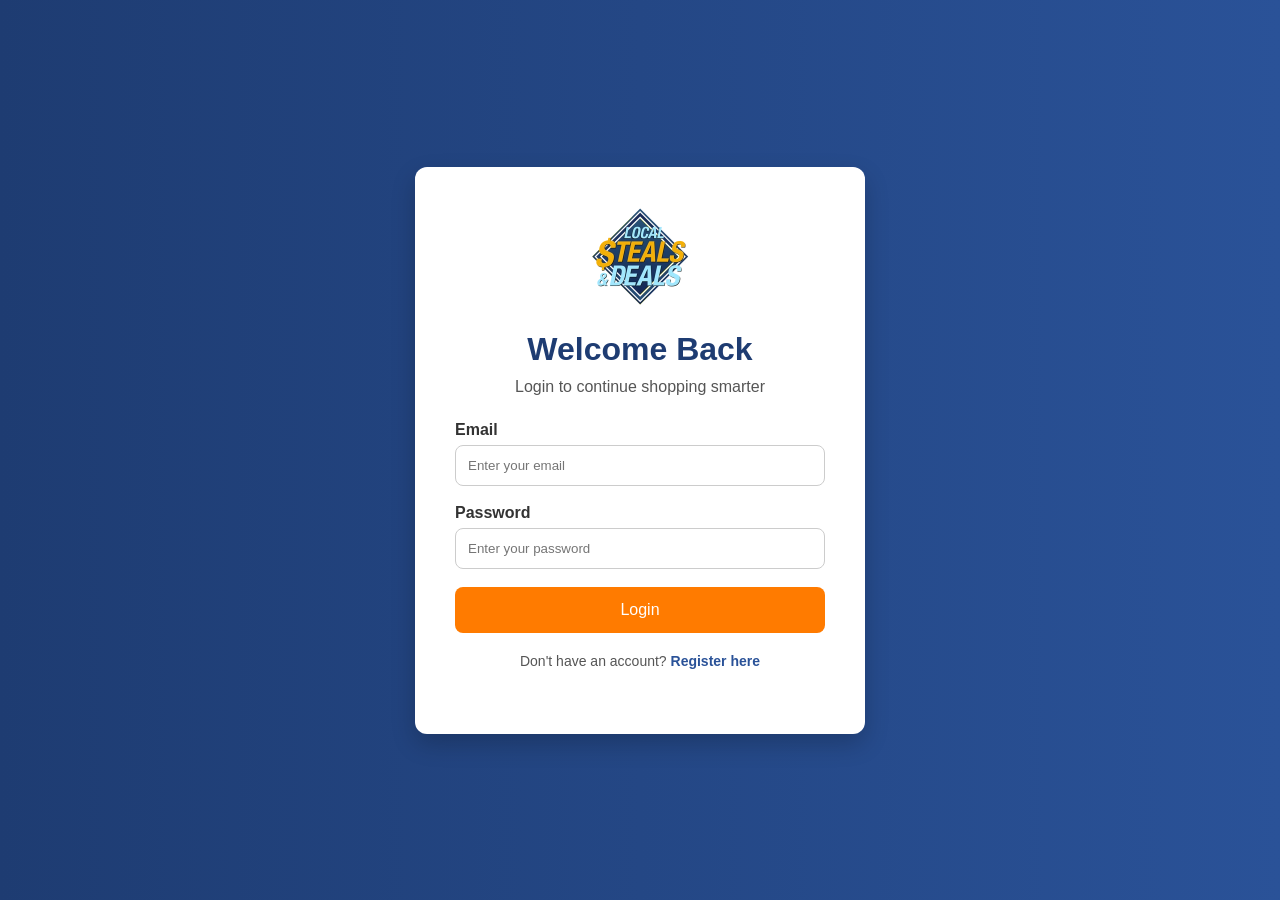
<file: index.html>
<!DOCTYPE html>
<html lang="en">
<head>
    <meta charset="UTF-8">
    <meta name="viewport" content="width=device-width, initial-scale=1.0">
    <title>Local Steals & Deals - Login</title>

    <link rel="stylesheet" href="css/style.css">
    <link rel="stylesheet" href="css/responsive.css">
    <link rel="stylesheet" href="css/animations.css">
</head>
<body>

    <div class="register-container">
        <div class="register-card">
            <img src="images/logo.avif" alt="Local Steals & Deals Logo" class="logo">

            <h1>Welcome Back</h1>
            <p>Login to continue shopping smarter</p>

            <form id="loginForm">

                <div class="input-group">
                    <label for="loginEmail">Email</label>
                    <input type="email" id="loginEmail" placeholder="Enter your email">
                </div>

                <div class="input-group">
                    <label for="loginPassword">Password</label>
                    <input type="password" id="loginPassword" placeholder="Enter your password">
                </div>

                <button type="submit" class="register-btn">Login</button>

                <p class="login-link">
                    Don't have an account?
                    <a href="register.html">Register here</a>
                </p>

                <p id="loginMessage" class="form-message"></p>

            </form>
        </div>
    </div>

    <script src="js/login.js"></script>
</body>
</html>
</file>
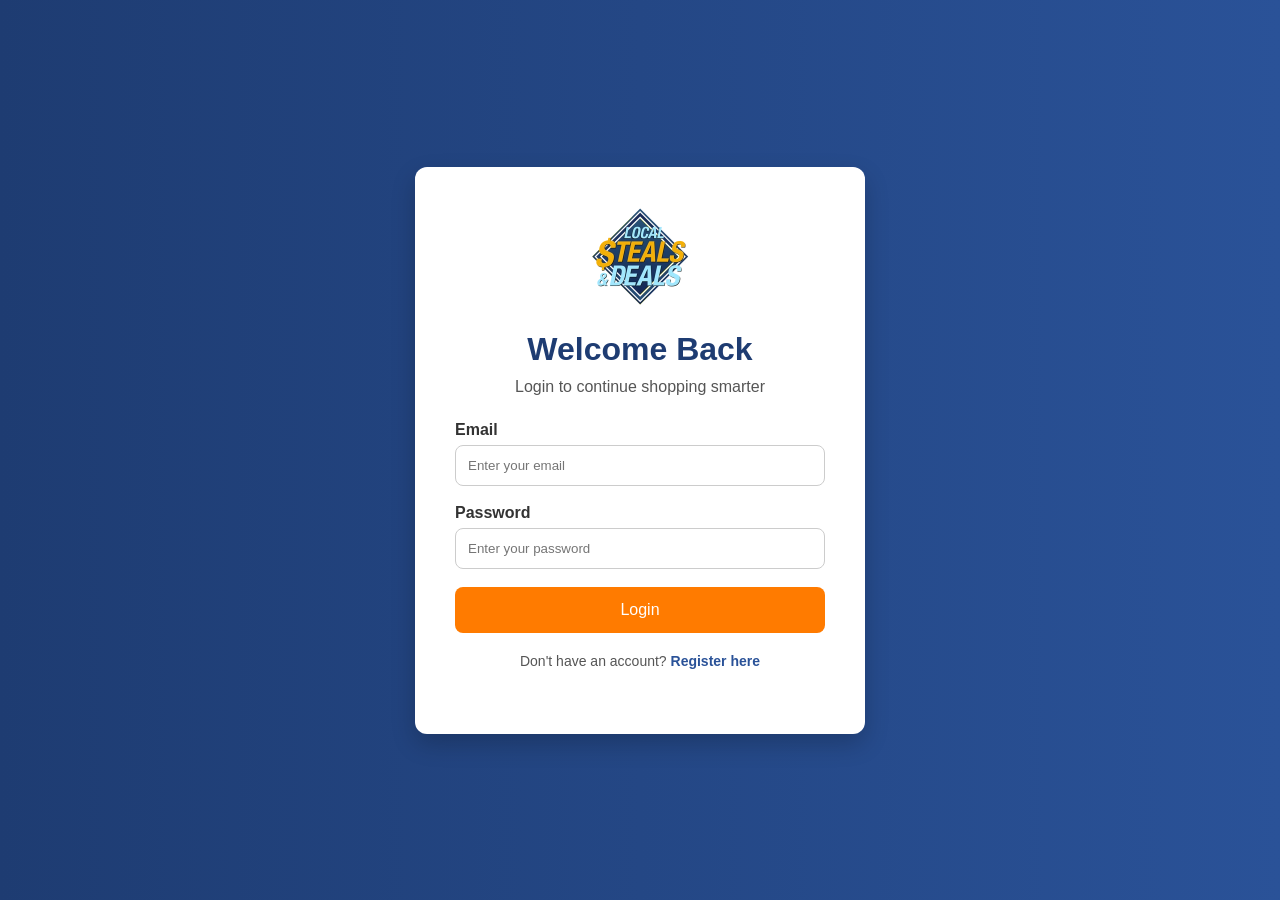
<file: cart.html>
<!DOCTYPE html>
<html lang="en">
<head>
    <meta charset="UTF-8">
    <meta name="viewport" content="width=device-width, initial-scale=1.0">
    <title>Local Steals & Deals - My Cart</title>

    <link rel="stylesheet" href="css/style.css">
    <link rel="stylesheet" href="css/responsive.css">
    <link rel="stylesheet" href="css/animations.css">
</head>
<body>

    <!-- Navbar -->
    <header class="main-header">
        <div class="logo-section">
            <img src="images/logo.avif" alt="Logo" class="nav-logo">
            <h2>Local Steals & Deals</h2>
        </div>

        <nav class="nav-actions">
            <button onclick="goToDashboard()" class="cart-btn">
                Continue Shopping
            </button>

            <button onclick="logoutUser()" class="logout-btn">
                Logout
            </button>
        </nav>
    </header>

    <!-- Cart Section -->
    <main>
        <section class="cart-section">
            <h1>Your Shopping Cart</h1>

            <div id="cartItemsContainer" class="cart-items-container">
                <!-- Cart items dynamically loaded -->
            </div>

            <div class="cart-summary">
                <h2>Total: $<span id="cartTotal">0.00</span></h2>
                <button id="checkoutBtn" class="checkout-btn">
                    Proceed to Checkout
                </button>
            </div>
        </section>
    </main>

    <script src="js/cart.js"></script>
</body>
</html>
</file>
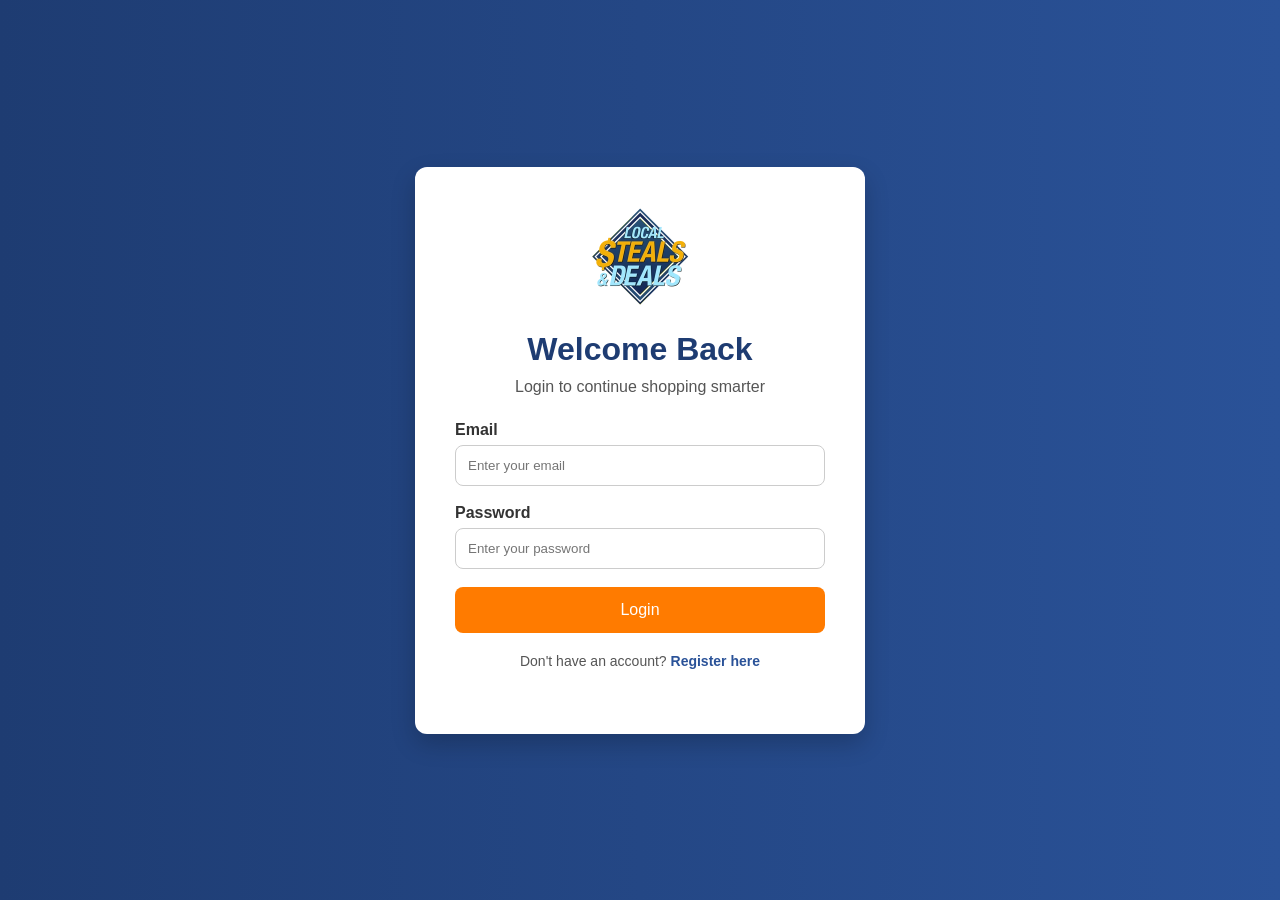
<file: dashboard.html>
<!DOCTYPE html>
<html lang="en">
<head>
    <meta charset="UTF-8">
    <meta name="viewport" content="width=device-width, initial-scale=1.0">
    <title>Local Steals & Deals - Dashboard</title>

    <link rel="stylesheet" href="css/style.css">
    <link rel="stylesheet" href="css/responsive.css">
    <link rel="stylesheet" href="css/animations.css">
</head>
<body>

    <!-- Navbar -->
    <header class="main-header">
        <div class="logo-section">
            <img src="images/logo.avif" alt="Logo" class="nav-logo">
            <h2>Local Steals & Deals</h2>
        </div>

        <nav class="nav-actions">
            <input type="text" id="searchBar" placeholder="Search products...">

            <select id="categoryFilter">
                <option value="all">All Categories</option>
                <option value="electronics">Electronics</option>
                <option value="jewelery">Jewelry</option>
                <option value="men's clothing">Men's Clothing</option>
                <option value="women's clothing">Women's Clothing</option>
            </select>

            <button onclick="goToCart()" class="cart-btn">
                Cart (<span id="cartCount">0</span>)
            </button>

            <button onclick="logoutUser()" class="logout-btn">
                Logout
            </button>
        </nav>
    </header>

    <!-- Hero Banner -->
    <section class="hero-banner">
        <h1>Find Amazing Local Deals</h1>
        <p>Save big on trending products every day</p>
    </section>

    <!-- Product Section -->
    <main>
        <section class="products-section">
            <div id="productsContainer" class="products-grid">
                <!-- Products dynamically loaded here -->
            </div>
        </section>
    </main>

    <script src="js/dashboard.js"></script>
</body>
</html>
</file>
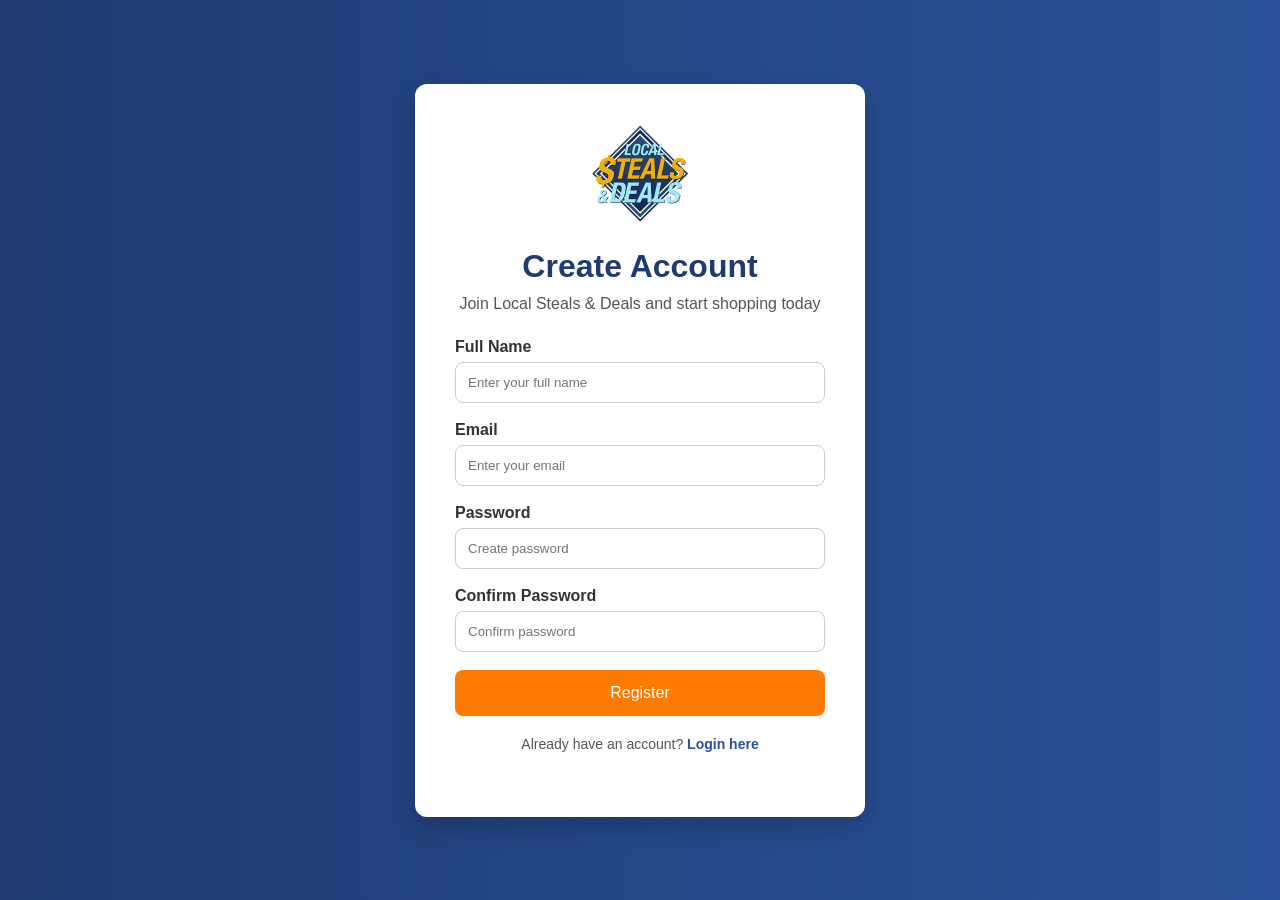
<file: register.html>
<!DOCTYPE html>
<html lang="en">
<head>
    <meta charset="UTF-8">
    <meta name="viewport" content="width=device-width, initial-scale=1.0">
    <title>Local Steals & Deals - Register</title>

    <link rel="stylesheet" href="css/style.css">
    <link rel="stylesheet" href="css/responsive.css">
    <link rel="stylesheet" href="css/animations.css">
</head>
<body>

    <div class="register-container">
        <div class="register-card">
            <img src="images/logo.avif" alt="Local Steals & Deals Logo" class="logo">

            <h1>Create Account</h1>
            <p>Join Local Steals & Deals and start shopping today</p>

            <form id="registerForm">

                <div class="input-group">
                    <label for="fullName">Full Name</label>
                    <input type="text" id="fullName" placeholder="Enter your full name">
                </div>

                <div class="input-group">
                    <label for="emailAddress">Email</label>
                    <input type="email" id="emailAddress" placeholder="Enter your email">
                </div>

                <div class="input-group">
                    <label for="password">Password</label>
                    <input type="password" id="password" placeholder="Create password">
                </div>

                <div class="input-group">
                    <label for="confirmPassword">Confirm Password</label>
                    <input type="password" id="confirmPassword" placeholder="Confirm password">
                </div>

                <button type="submit" class="register-btn">Register</button>

                <p class="login-link">
                    Already have an account?
                    <a href="index.html">Login here</a>
                </p>

                <p id="formMessage" class="form-message"></p>

            </form>
        </div>
    </div>

    <script src="js/register.js"></script>
</body>
</html>
</file>
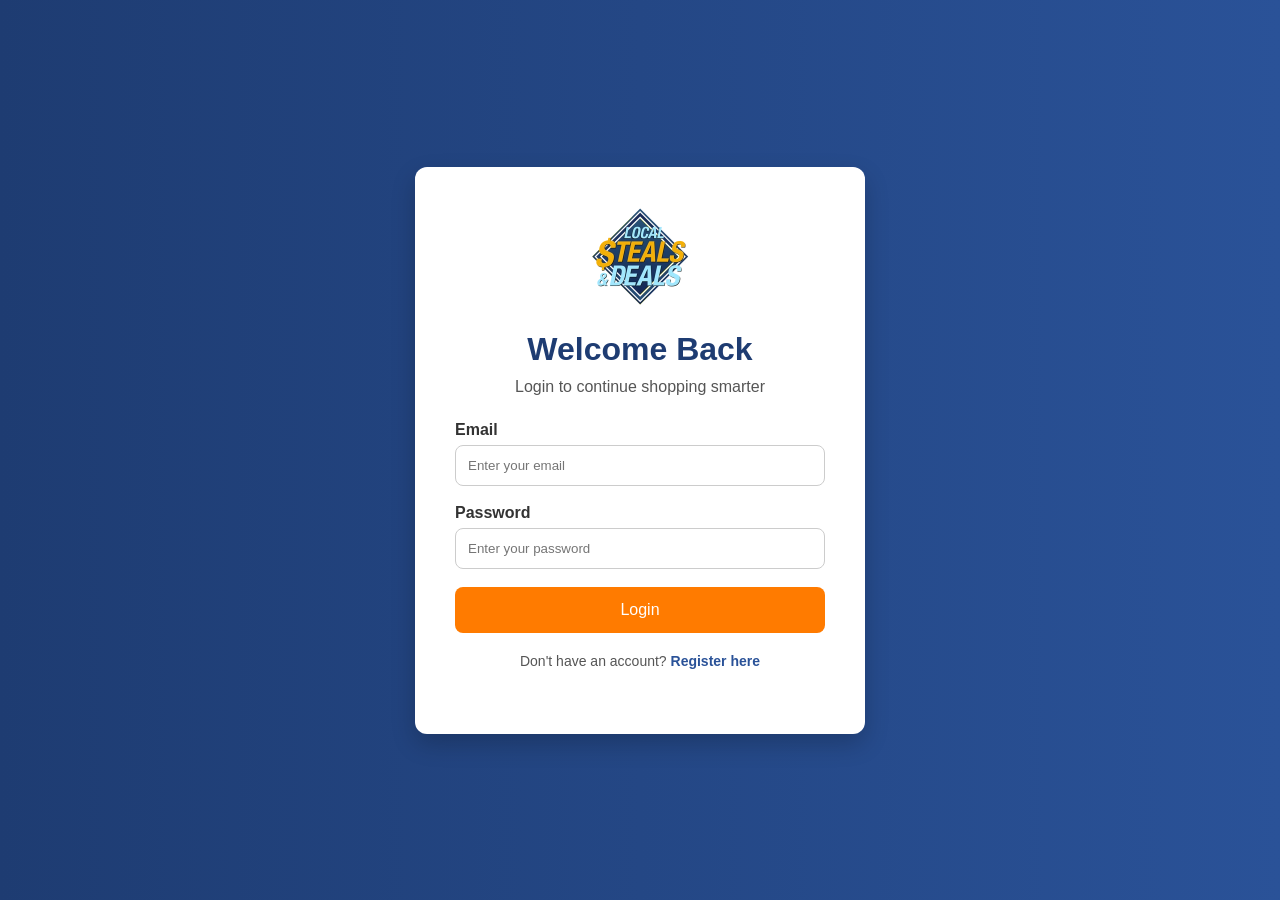
<file: success.html>
<!DOCTYPE html>
<html lang="en">
<head>
    <meta charset="UTF-8">
    <meta name="viewport" content="width=device-width, initial-scale=1.0">
    <title>Local Steals & Deals - Order Success</title>

    <link rel="stylesheet" href="css/style.css">
    <link rel="stylesheet" href="css/responsive.css">
    <link rel="stylesheet" href="css/animations.css">
</head>
<body>

    <div class="success-container">
        <div class="success-card">

            <img src="images/logo.avif" alt="Logo" class="logo">

            <h1>Thank You for Your Purchase!</h1>

            <p>
                Your order has been placed successfully.
                We appreciate your trust in Local Steals & Deals.
            </p>

            <button onclick="returnToDashboard()" class="checkout-btn">
                Continue Shopping
            </button>

        </div>
    </div>

    <script src="js/checkout.js"></script>
</body>
</html>
</file>
<file: css/style.css>
* {
    margin: 0;
    padding: 0;
    box-sizing: border-box;
    font-family: Arial, sans-serif;
}

body {
    margin: 0;
    padding: 0;
    min-height: 100vh;
    background-color: #f5f7fa;
}

.register-container {
    width: 100%;
    min-height: 100vh;
    background: linear-gradient(to right, #1e3c72, #2a5298);
    display: flex;
    justify-content: center;
    align-items: center;
    padding: 20px;
}

.register-card {
    background-color: #ffffff;
    width: 100%;
    max-width: 450px;
    padding: 40px;
    border-radius: 12px;
    box-shadow: 0 10px 25px rgba(0, 0, 0, 0.2);
    text-align: center;
}

.logo {
    width: 100px;
    margin-bottom: 20px;
}

.register-card h1 {
    color: #1e3c72;
    margin-bottom: 10px;
}

.register-card p {
    color: #555;
    margin-bottom: 25px;
}

.input-group {
    text-align: left;
    margin-bottom: 18px;
}

.input-group label {
    display: block;
    margin-bottom: 6px;
    font-weight: bold;
    color: #333;
}

.input-group input {
    width: 100%;
    padding: 12px;
    border: 1px solid #ccc;
    border-radius: 8px;
    outline: none;
    transition: 0.3s;
}

.input-group input:focus {
    border-color: #2a5298;
    box-shadow: 0 0 5px rgba(42, 82, 152, 0.4);
}

.register-btn {
    width: 100%;
    padding: 14px;
    background-color: #ff7b00;
    color: white;
    border: none;
    border-radius: 8px;
    font-size: 16px;
    cursor: pointer;
    transition: 0.3s;
}

.register-btn:hover {
    background-color: #e66a00;
}

.login-link {
    margin-top: 20px;
    font-size: 14px;
}

.login-link a {
    color: #2a5298;
    text-decoration: none;
    font-weight: bold;
}

.login-link a:hover {
    text-decoration: underline;
}

.form-message {
    margin-top: 15px;
    font-size: 14px;
    font-weight: bold;
    color: red;
}

/* Navbar */
.main-header {
    background-color: #ffffff;
    padding: 15px 30px;
    display: flex;
    justify-content: space-between;
    align-items: center;
    box-shadow: 0 4px 10px rgba(0,0,0,0.1);
    flex-wrap: wrap;
}

.logo-section {
    display: flex;
    align-items: center;
    gap: 10px;
}

.nav-logo {
    width: 50px;
}

.logo-section h2 {
    color: #1e3c72;
}

.nav-actions {
    display: flex;
    gap: 12px;
    align-items: center;
    flex-wrap: wrap;
}

#searchBar,
#categoryFilter {
    padding: 10px;
    border: 1px solid #ccc;
    border-radius: 6px;
}

.cart-btn,
.logout-btn {
    padding: 10px 15px;
    border: none;
    cursor: pointer;
    border-radius: 6px;
    color: white;
    font-weight: bold;
}

.cart-btn {
    background-color: #ff7b00;
}

.logout-btn {
    background-color: #d9534f;
}

.cart-btn:hover {
    background-color: #e66a00;
}

.logout-btn:hover {
    background-color: #c9302c;
}

/* Hero Section */
.hero-banner {
    text-align: center;
    padding: 60px 20px;
    background: linear-gradient(to right, #2a5298, #1e3c72);
    color: white;
}

.hero-banner h1 {
    font-size: 42px;
    margin-bottom: 10px;
}

.hero-banner p {
    font-size: 18px;
}

/* Products */
.products-section {
    width: 100%;
    max-width: 1400px;
    margin: auto;
    padding: 40px 20px;
}

.products-grid {
    display: grid;
    grid-template-columns: repeat(auto-fill, minmax(250px, 1fr));
    gap: 25px;
    width: 100%;
}

.product-card {
    background-color: white;
    padding: 20px;
    border-radius: 12px;
    text-align: center;
    box-shadow: 0 6px 14px rgba(0,0,0,0.1);
    transition: 0.3s;
}

.product-card:hover {
    transform: translateY(-5px);
}

.product-card img {
    width: 150px;
    height: 180px;
    object-fit: contain;
    margin-bottom: 15px;
}

.product-card h3 {
    font-size: 18px;
    margin-bottom: 10px;
    color: #333;
}

.product-card p {
    margin-bottom: 8px;
    color: #555;
}

.product-card button {
    margin-top: 10px;
    padding: 10px 14px;
    background-color: #1e3c72;
    color: white;
    border: none;
    border-radius: 6px;
    cursor: pointer;
}

.product-card button:hover {
    background-color: #16325c;
}

main {
    width: 100%;
}

/* Product Details Page */
.product-details-section {
    width: 100%;
    max-width: 1200px;
    margin: auto;
    padding: 40px 20px;
}

.product-details-container {
    display: flex;
    gap: 40px;
    background-color: white;
    padding: 30px;
    border-radius: 14px;
    box-shadow: 0 8px 18px rgba(0,0,0,0.1);
    flex-wrap: wrap;
}

.product-details-container img {
    width: 300px;
    height: 350px;
    object-fit: contain;
}

.product-info {
    flex: 1;
}

.product-info h1 {
    color: #1e3c72;
    margin-bottom: 15px;
}

.product-info p {
    margin-bottom: 12px;
    color: #555;
    line-height: 1.6;
}

.product-price {
    font-size: 24px;
    color: #ff7b00;
    font-weight: bold;
    margin-bottom: 20px;
}

.product-info button {
    padding: 14px 24px;
    background-color: #1e3c72;
    color: white;
    border: none;
    border-radius: 8px;
    cursor: pointer;
}

.product-info button:hover {
    background-color: #16325c;
}

/* Cart Page */
.cart-section {
    width: 100%;
    max-width: 1200px;
    margin: auto;
    padding: 40px 20px;
}

.cart-section h1 {
    text-align: center;
    color: #1e3c72;
    margin-bottom: 30px;
}

.cart-items-container {
    display: flex;
    flex-direction: column;
    gap: 20px;
}

.cart-item {
    display: flex;
    align-items: center;
    gap: 20px;
    background-color: white;
    padding: 20px;
    border-radius: 12px;
    box-shadow: 0 4px 12px rgba(0,0,0,0.1);
    flex-wrap: wrap;
}

.cart-item img {
    width: 120px;
    height: 120px;
    object-fit: contain;
}

.cart-details {
    flex: 1;
}

.cart-details h3 {
    color: #333;
    margin-bottom: 10px;
}

.cart-details p {
    margin-bottom: 8px;
    color: #555;
}

.remove-btn {
    padding: 10px 15px;
    background-color: #d9534f;
    color: white;
    border: none;
    border-radius: 6px;
    cursor: pointer;
}

.remove-btn:hover {
    background-color: #c9302c;
}

.cart-summary {
    margin-top: 30px;
    text-align: center;
    padding: 25px;
    background-color: white;
    border-radius: 12px;
    box-shadow: 0 4px 12px rgba(0,0,0,0.1);
}

.checkout-btn {
    margin-top: 15px;
    padding: 14px 25px;
    background-color: #ff7b00;
    color: white;
    border: none;
    border-radius: 8px;
    cursor: pointer;
    font-size: 16px;
}

.checkout-btn:hover {
    background-color: #e66a00;
}

/* Success Page */
.success-container {
    min-height: 100vh;
    display: flex;
    justify-content: center;
    align-items: center;
    padding: 20px;
}

.success-card {
    background-color: white;
    max-width: 500px;
    width: 100%;
    padding: 40px;
    text-align: center;
    border-radius: 14px;
    box-shadow: 0 8px 20px rgba(0,0,0,0.15);
}

.success-card h1 {
    color: #1e3c72;
    margin-bottom: 20px;
}

.success-card p {
    color: #555;
    font-size: 16px;
    margin-bottom: 25px;
    line-height: 1.6;
}
</file>
<file: css/responsive.css>
@media screen and (max-width: 768px) {
    .register-card {
        padding: 30px 20px;
    }

    .register-card h1 {
        font-size: 28px;
    }

    .register-card p {
        font-size: 14px;
    }

    .register-btn {
        padding: 12px;
        font-size: 15px;
    }

    .logo {
        width: 80px;
    }
}

@media screen and (max-width: 480px) {
    .register-card {
        padding: 25px 15px;
    }

    .register-card h1 {
        font-size: 24px;
    }

    .input-group input {
        padding: 10px;
    }

    .register-btn {
        padding: 12px;
        font-size: 14px;
    }

    .login-link {
        font-size: 13px;
    }
}

@media screen and (max-width: 992px) {
    .main-header {
        flex-direction: column;
        align-items: flex-start;
        gap: 15px;
    }

    .nav-actions {
        width: 100%;
        flex-direction: column;
        align-items: stretch;
    }

    #searchBar,
    #categoryFilter,
    .cart-btn,
    .logout-btn {
        width: 100%;
    }
}

@media screen and (max-width: 768px) {
    .hero-banner h1 {
        font-size: 30px;
    }

    .hero-banner p {
        font-size: 16px;
    }

    .product-card img {
        width: 120px;
        height: 150px;
    }
}

@media screen and (max-width: 480px) {
    .hero-banner {
        padding: 40px 15px;
    }

    .hero-banner h1 {
        font-size: 24px;
    }

    .products-section {
        padding: 20px 10px;
    }

    .product-card {
        padding: 15px;
    }
}
/* product */
@media screen and (max-width: 768px) {
    .product-details-container {
        flex-direction: column;
        text-align: center;
    }

    .product-details-container img {
        width: 220px;
        height: 250px;
        margin: auto;
    }

    .product-info h1 {
        font-size: 28px;
    }
}

@media screen and (max-width: 480px) {
    .product-details-section {
        padding: 20px 10px;
    }

    .product-details-container {
        padding: 20px;
    }

    .product-info h1 {
        font-size: 24px;
    }

    .product-price {
        font-size: 20px;
    }

    .product-info button {
        width: 100%;
    }
}
/* cart */
@media screen and (max-width: 768px) {
    .cart-item {
        flex-direction: column;
        text-align: center;
    }

    .cart-item img {
        width: 100px;
        height: 100px;
    }

    .cart-summary h2 {
        font-size: 22px;
    }

    .checkout-btn {
        width: 100%;
    }
}

@media screen and (max-width: 480px) {
    .cart-section {
        padding: 20px 10px;
    }

    .cart-item {
        padding: 15px;
    }

    .remove-btn,
    .checkout-btn {
        width: 100%;
    }
}

/* success */

@media screen and (max-width: 768px) {
    .success-card {
        padding: 30px 20px;
    }

    .success-card h1 {
        font-size: 28px;
    }
}

@media screen and (max-width: 480px) {
    .success-card {
        padding: 25px 15px;
    }

    .success-card h1 {
        font-size: 24px;
    }

    .success-card p {
        font-size: 14px;
    }
}
</file>
<file: css/animations.css>
/* Fade In Animation */
@keyframes fadeInUp {
    from {
        opacity: 0;
        transform: translateY(25px);
    }

    to {
        opacity: 1;
        transform: translateY(0);
    }
}

/* Smooth Page Entry */
.register-card,
.product-card,
.cart-item,
.success-card,
.product-details-container {
    animation: fadeInUp 0.6s ease-in-out;
}

/* Button Hover Scaling */
.register-btn,
.cart-btn,
.logout-btn,
.checkout-btn,
.product-info button,
.product-card button {
    transition: transform 0.3s ease, box-shadow 0.3s ease;
}

.register-btn:hover,
.cart-btn:hover,
.logout-btn:hover,
.checkout-btn:hover,
.product-info button:hover,
.product-card button:hover {
    transform: scale(1.03);
    box-shadow: 0 6px 12px rgba(0,0,0,0.15);
}

/* Input Focus Animation */
.input-group input,
#searchBar,
#categoryFilter {
    transition: all 0.3s ease;
}

/* Product Card Hover */
.product-card {
    transition: transform 0.3s ease, box-shadow 0.3s ease;
}

.product-card:hover {
    transform: translateY(-8px);
    box-shadow: 0 10px 18px rgba(0,0,0,0.15);
}

/* Cart Item Hover */
.cart-item:hover {
    transform: translateY(-4px);
    transition: 0.3s ease;
}

/* Smooth Logo */
.logo,
.nav-logo {
    transition: transform 0.3s ease;
}

.logo:hover,
.nav-logo:hover {
    transform: rotate(-5deg) scale(1.05);
}
</file>
